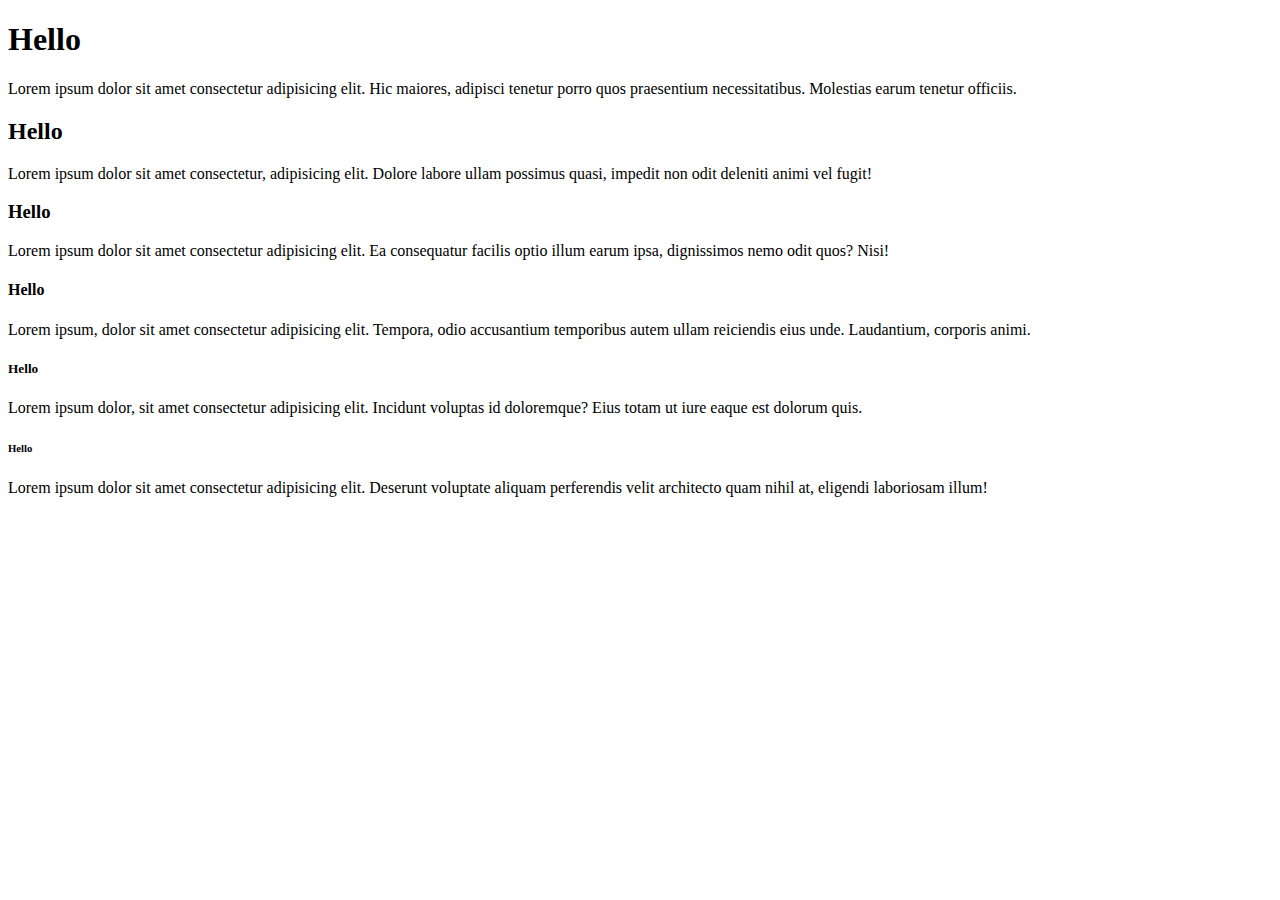
<file: 01/index.html>
<!DOCTYPE html>
<html lang="en">
<head>
    <meta charset="UTF-8">
    <meta name="viewport" content="width=device-width, initial-scale=1.0">
    <title>Document</title>
</head>
<body>
   <h1>Hello</h1>
   <p>Lorem ipsum dolor sit amet consectetur adipisicing elit. Hic maiores, adipisci tenetur porro quos praesentium necessitatibus. Molestias earum tenetur officiis.</p>
   <h2>Hello</h2>
   <p>Lorem ipsum dolor sit amet consectetur, adipisicing elit. Dolore labore ullam possimus quasi, impedit non odit deleniti animi vel fugit!</p>
   <h3>Hello</h3>
   <p>Lorem ipsum dolor sit amet consectetur adipisicing elit. Ea consequatur facilis optio illum earum ipsa, dignissimos nemo odit quos? Nisi!</p>
   <h4>Hello</h4>
   <p>Lorem ipsum, dolor sit amet consectetur adipisicing elit. Tempora, odio accusantium temporibus autem ullam reiciendis eius unde. Laudantium, corporis animi.</p>
   <h5>Hello</h5>
   <p>Lorem ipsum dolor, sit amet consectetur adipisicing elit. Incidunt voluptas id doloremque? Eius totam ut iure eaque est dolorum quis.</p>
   <h6>Hello</h6>
   <p>Lorem ipsum dolor sit amet consectetur adipisicing elit. Deserunt voluptate aliquam perferendis velit architecto quam nihil at, eligendi laboriosam illum!</p> 
</body>
</html>
</file>
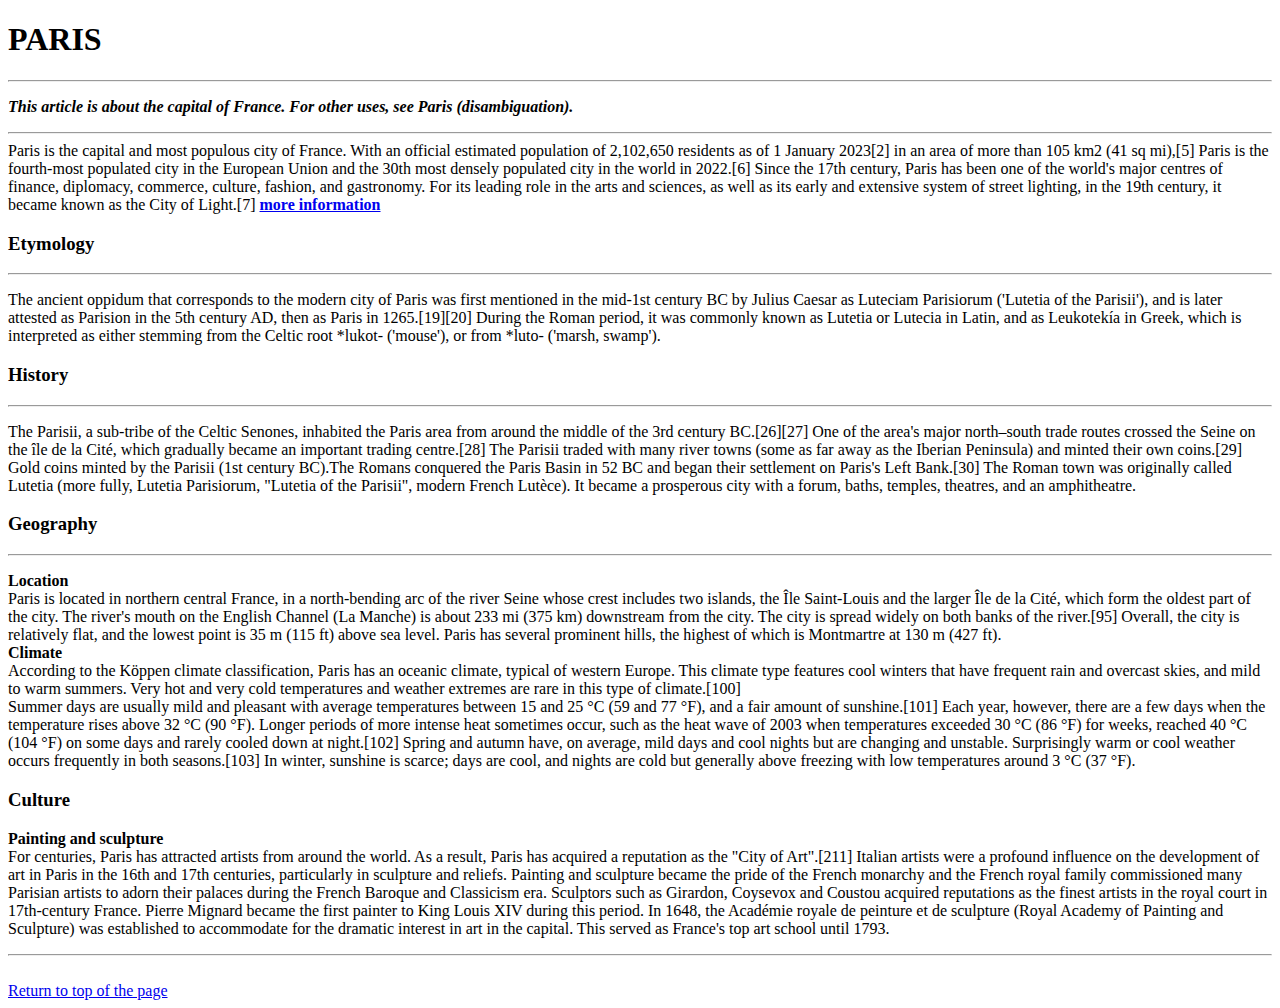
<file: 02/index.html>
<!DOCTYPE html>
<html lang="en">
<head>
    <meta charset="UTF-8">
    <meta name="viewport" content="width=device-width, initial-scale=1.0">
    <title>Document</title>
</head>
<body>
    <h1 id="top"> 
        <strong>PARIS</strong>
    </h1>
    <hr>
    <p> <strong> <em>This article is about the capital of France. For other uses, see Paris (disambiguation).</em></strong> <br> 
    <hr> Paris is the capital and most populous city of France. With an official estimated population of 2,102,650 residents as of 1 January 2023[2] in an area of more than 105 km2 (41 sq mi),[5] Paris is the fourth-most populated city in the European Union and the 30th most densely populated city in the world in 2022.[6] Since the 17th century, Paris has been one of the world's major centres of finance, diplomacy, commerce, culture, fashion, and gastronomy. For its leading role in the arts and sciences, as well as its early and extensive system of street lighting, in the 19th century, it became known as the City of Light.[7] <a href="addinform.html" target="_blank"><strong>more information</strong></a>
    </p>
    <h3> 
        <strong>Etymology</strong>
    </h3>
    <hr>
    <p>The ancient oppidum that corresponds to the modern city of Paris was first mentioned in the mid-1st century BC by Julius Caesar as Luteciam Parisiorum ('Lutetia of the Parisii'), and is later attested as Parision in the 5th century AD, then as Paris in 1265.[19][20] During the Roman period, it was commonly known as Lutetia or Lutecia in Latin, and as Leukotekía in Greek, which is interpreted as either stemming from the Celtic root *lukot- ('mouse'), or from *luto- ('marsh, swamp').
    </p>
    <h3>
        <strong>History</strong>
    </h3>
    <hr>
    <p>The Parisii, a sub-tribe of the Celtic Senones, inhabited the Paris area from around the middle of the 3rd century BC.[26][27] One of the area's major north–south trade routes crossed the Seine on the île de la Cité, which gradually became an important trading centre.[28] The Parisii traded with many river towns (some as far away as the Iberian Peninsula) and minted their own coins.[29] <br>
    Gold coins minted by the Parisii (1st century BC).The Romans conquered the Paris Basin in 52 BC and began their settlement on Paris's Left Bank.[30] The Roman town was originally called Lutetia (more fully, Lutetia Parisiorum, "Lutetia of the Parisii", modern French Lutèce). It became a prosperous city with a forum, baths, temples, theatres, and an amphitheatre.</p>
    <h3>
        <strong>Geography</strong>
    </h3>
    <hr>
    <p>
    <strong>Location</strong><br>Paris is located in northern central France, in a north-bending arc of the river Seine whose crest includes two islands, the Île Saint-Louis and the larger Île de la Cité, which form the oldest part of the city. The river's mouth on the English Channel (La Manche) is about 233 mi (375 km) downstream from the city. The city is spread widely on both banks of the river.[95] Overall, the city is relatively flat, and the lowest point is 35 m (115 ft) above sea level. Paris has several prominent hills, the highest of which is Montmartre at 130 m (427 ft). <br> 
    <strong>Climate</strong> <br>According to the Köppen climate classification, Paris has an oceanic climate, typical of western Europe. This climate type features cool winters that have frequent rain and overcast skies, and mild to warm summers. Very hot and very cold temperatures and weather extremes are rare in this type of climate.[100] <br>
    Summer days are usually mild and pleasant with average temperatures between 15 and 25 °C (59 and 77 °F), and a fair amount of sunshine.[101] Each year, however, there are a few days when the temperature rises above 32 °C (90 °F). Longer periods of more intense heat sometimes occur, such as the heat wave of 2003 when temperatures exceeded 30 °C (86 °F) for weeks, reached 40 °C (104 °F) on some days and rarely cooled down at night.[102] Spring and autumn have, on average, mild days and cool nights but are changing and unstable. Surprisingly warm or cool weather occurs frequently in both seasons.[103] In winter, sunshine is scarce; days are cool, and nights are cold but generally above freezing with low temperatures around 3 °C (37 °F). </p>
     <h3>
        <strong>Culture</strong>
    </h3>   
     <p><strong>Painting and sculpture</strong> <br>For centuries, Paris has attracted artists from around the world. As a result, Paris has acquired a reputation as the "City of Art".[211] Italian artists were a profound influence on the development of art in Paris in the 16th and 17th centuries, particularly in sculpture and reliefs. Painting and sculpture became the pride of the French monarchy and the French royal family commissioned many Parisian artists to adorn their palaces during the French Baroque and Classicism era. Sculptors such as Girardon, Coysevox and Coustou acquired reputations as the finest artists in the royal court in 17th-century France. Pierre Mignard became the first painter to King Louis XIV during this period. In 1648, the Académie royale de peinture et de sculpture (Royal Academy of Painting and Sculpture) was established to accommodate for the dramatic interest in art in the capital. This served as France's top art school until 1793.</p>
     <hr>
     <br>
     <a href="#top">Return to top of the page</a>

        
</body>
</html>
</file>
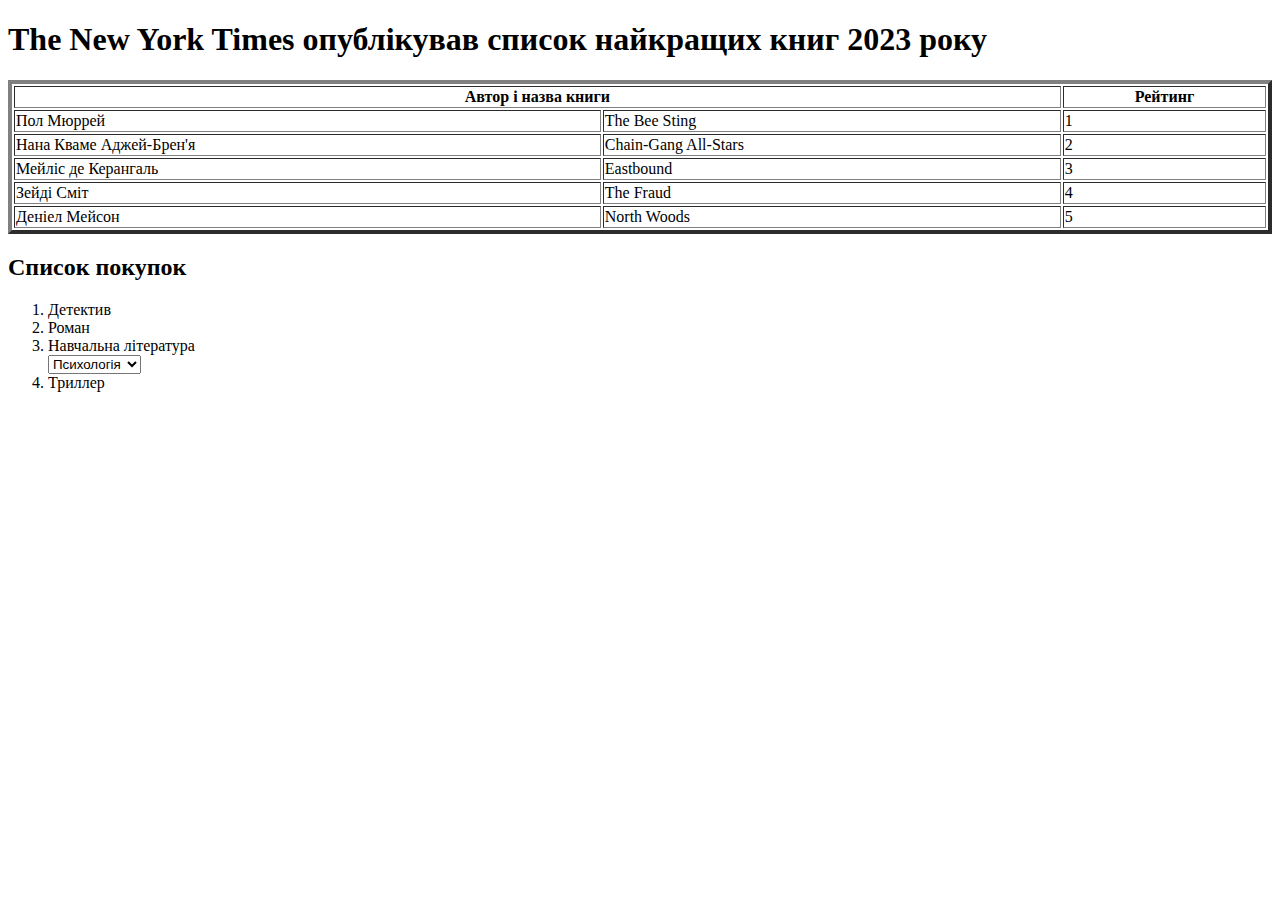
<file: 03/index.html>
<!DOCTYPE html>
<html lang="en">
<head>
    <meta charset="UTF-8">
    <meta name="viewport" content="width=device-width, initial-scale=1.0">
    <title>Document</title>
</head>
<h1>The New York Times опублікував список найкращих книг 2023 року</h1>
<body>
    <table border="4" style="width: 100%;"> 
        <thead>
            <tr> 
                <th colspan="2">
                    Автор і назва книги
                </th>
                <th>
                    Рейтинг
                </th>
            </tr>  
        </thead>
        <tbody>
            <tr> 
                <td>
                    Пол Мюррей
                </td>
                <td>
                    The Bee Sting
                </td>
                <td>
                    1
                </td>   
            </tr>
            <tr>
                <td>
                    Нана Кваме Аджей-Брен'я
                </td>
                <td>
                    Chain-Gang All-Stars
                </td>
                <td>
                    2
                </td>
            </tr>
            <tr>
                <td>
                    Мейліс де Керангаль
                </td>
                <td>
                    Eastbound
                </td>
                <td>
                    3
                </td>
            </tr>
            <tr>
                <td>
                    Зейді Сміт
                </td>
                <td>
                    The Fraud
                </td>
                <td>
                    4
                </td>
            </tr>
            <tr>
                <td>
                    Деніел Мейсон
                </td>
                <td>
                    North Woods
                </td>
                <td>
                    5
                </td>
            </tr>
        </tbody>
    </table>
<h2>Список покупок</h2> 
<ol>
    <li>
        Детектив
    </li>
    <li>
        Роман
    </li>
    <li>
        Навчальна література
    </li>
    <select>
        <option value="Психологія">Психологія</option>
        <option value="Філософія">Філософія</option>
        <option value="Вишивання">Вишивання</option>
    </select>
    <li>
        Триллер
    </li>
</ol>
</body>
</html>
</file>
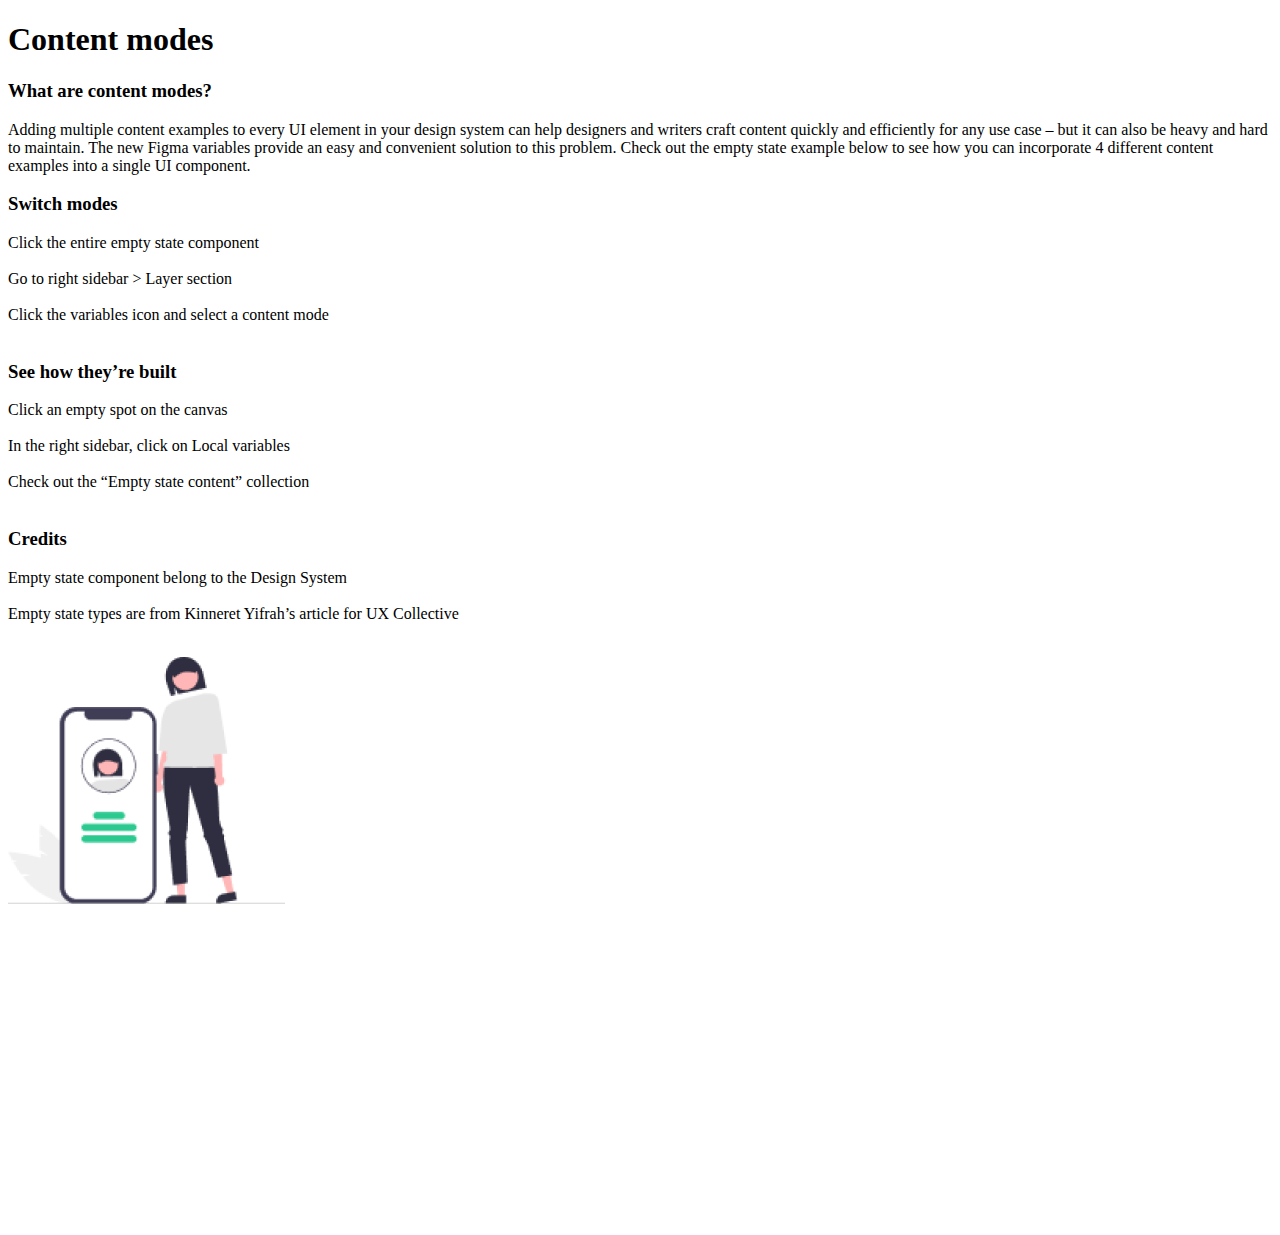
<file: 04/index.html>
<!DOCTYPE html>
<html lang="en">
<head>
    <meta charset="UTF-8">
    <meta name="viewport" content="width=device-width, initial-scale=1.0">
    <title>Document</title>
</head>
<body>
    <main>
        <header>
            <h1>
                Content modes
            </h1>
        </header>
        <section>
            <article>
                <h3>
                    What are content modes?
                </h3>
                <p>
                    Adding multiple content examples to every UI element in your design system can help designers and writers craft content quickly and efficiently for any use case – but it can also be heavy and hard to maintain. The new Figma variables provide an easy and convenient solution to this problem. Check out the empty state example below to see how you can incorporate 4 different content examples into a single UI component.
                </p>
            </article>
            <article>
                <h3>
                    Switch modes
                </h3>
                <p>
                    Click the entire empty state component <br><br>
                    Go to right sidebar > Layer section <br><br>
                    Click the variables icon and select a content mode <br><br>
                </p>
            </article>
            <article>
                <h3>
                    See how they’re built
                </h3>
                <p>
                    Click an empty spot on the canvas <br><br>
                    In the right sidebar, click on Local variables <br> <br>
                    Check out the “Empty state content” collection <br><br>
                </p>
            </article>
            <article>
                <h3>
                    Credits
                </h3>
                <p>
                    Empty state component belong to the Design System <br><br>
                    Empty state types are from Kinneret Yifrah’s article for UX Collective <br><br>
                </p>
            </article>
        </section>
        <section>
            <img src="img/illust1.png" width="277" height="247" alt="person and phone">
        </section>
        <footer>
            <iframe width="560" height="315" src="https://www.youtube.com/embed/DFHuu6yZiH8?si=cPPAv8DtmvDWK7k7" title="YouTube video player" frameborder="0" allow="accelerometer; autoplay; clipboard-write; encrypted-media; gyroscope; picture-in-picture; web-share" referrerpolicy="strict-origin-when-cross-origin" allowfullscreen></iframe>
        </footer>
    </main>
</body>
</html>
</file>
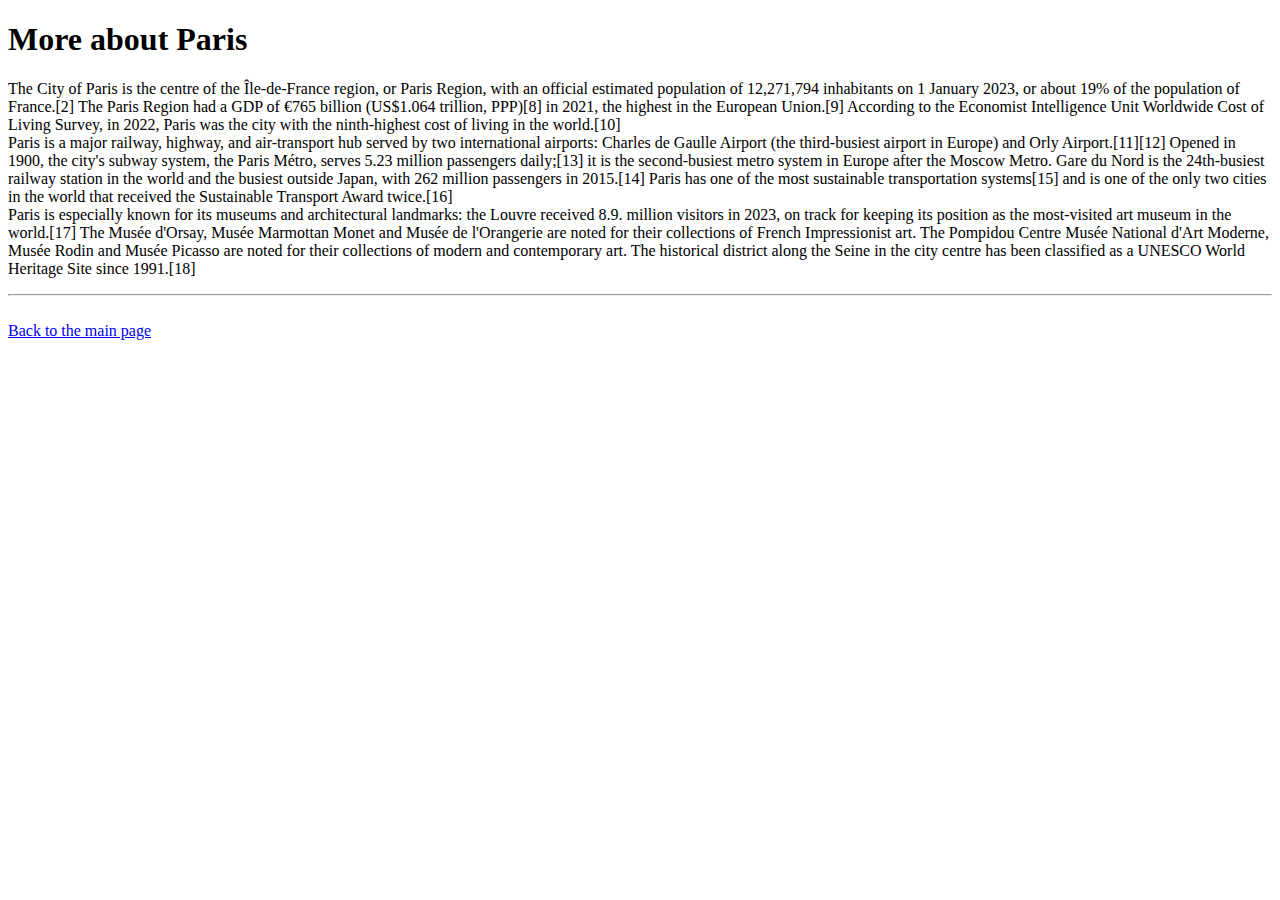
<file: 02/addinform.html>
<!DOCTYPE html>
<html lang="en">
<head>
    <meta charset="UTF-8">
    <meta name="viewport" content="width=device-width, initial-scale=1.0">
    <title>Document</title>
</head>
<body>
    <h1><strong>More about Paris</strong></h1>
    <p>The City of Paris is the centre of the Île-de-France region, or Paris Region, with an official estimated population of 12,271,794 inhabitants on 1 January 2023, or about 19% of the population of France.[2] The Paris Region had a GDP of €765 billion (US$1.064 trillion, PPP)[8] in 2021, the highest in the European Union.[9] According to the Economist Intelligence Unit Worldwide Cost of Living Survey, in 2022, Paris was the city with the ninth-highest cost of living in the world.[10] <br>

    Paris is a major railway, highway, and air-transport hub served by two international airports: Charles de Gaulle Airport (the third-busiest airport in Europe) and Orly Airport.[11][12] Opened in 1900, the city's subway system, the Paris Métro, serves 5.23 million passengers daily;[13] it is the second-busiest metro system in Europe after the Moscow Metro. Gare du Nord is the 24th-busiest railway station in the world and the busiest outside Japan, with 262 million passengers in 2015.[14] Paris has one of the most sustainable transportation systems[15] and is one of the only two cities in the world that received the Sustainable Transport Award twice.[16] <br>
        
    Paris is especially known for its museums and architectural landmarks: the Louvre received 8.9. million visitors in 2023, on track for keeping its position as the most-visited art museum in the world.[17] The Musée d'Orsay, Musée Marmottan Monet and Musée de l'Orangerie are noted for their collections of French Impressionist art. The Pompidou Centre Musée National d'Art Moderne, Musée Rodin and Musée Picasso are noted for their collections of modern and contemporary art. The historical district along the Seine in the city centre has been classified as a UNESCO World Heritage Site since 1991.[18]</p>
    <hr>
    <br>
    <a href="index.html">Back to the main page</a>
</body>
</html>
</file>
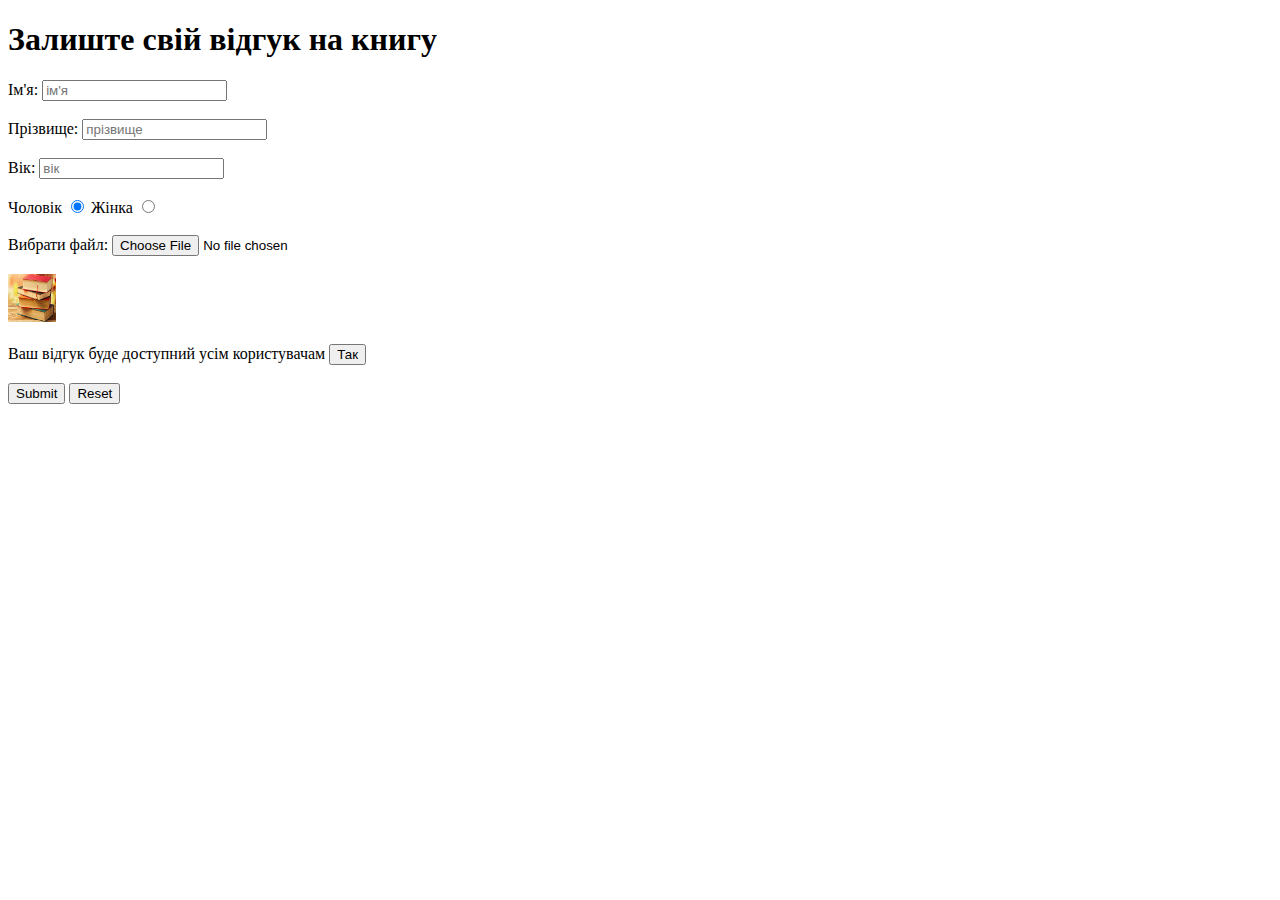
<file: 03/form.html>
<!DOCTYPE html>
<html lang="en">
<head>
    <meta charset="UTF-8">
    <meta name="viewport" content="width=device-width, initial-scale=1.0">
    <title>Document</title>
</head>
<h1>Залиште свій відгук на книгу</h1>
<body>
    <form>
        <label for="fname">Ім'я:</label>
        <input placeholder="ім'я" = "text"  id = "fname"> <br> <br>
        <label for="lname">Прізвище:</label>
        <input placeholder="прізвище" type = "text"  id = "lname"> <br> <br>
        <label for="age">Вік:</label>
        <input placeholder="вік" type ="number" id = "age"> <br> <br>
        Чоловік <input  type = "radio" name = "sex"value =  "male" checked>
        Жінка <input type = "radio" name = "sex"value =  "female"> <br> <br>
        <label for="myfile">Вибрати файл:</label>
        <input type="file" id="myfile" name="myfile"> <br><br>
        <input type="image" src="book.gif" alt="Submit" width="48" height="48"><br><br>
        <label for="">Ваш відгук буде доступний усім користувачам</label>
        <input type="button" onclick="alert('Погоджуюсь')" value="Так"> <br><br>
        <input type="submit" value="Submit">
        <input type="reset" value="Reset"> <br> <br>
    </form>
</body>
</html>
</file>
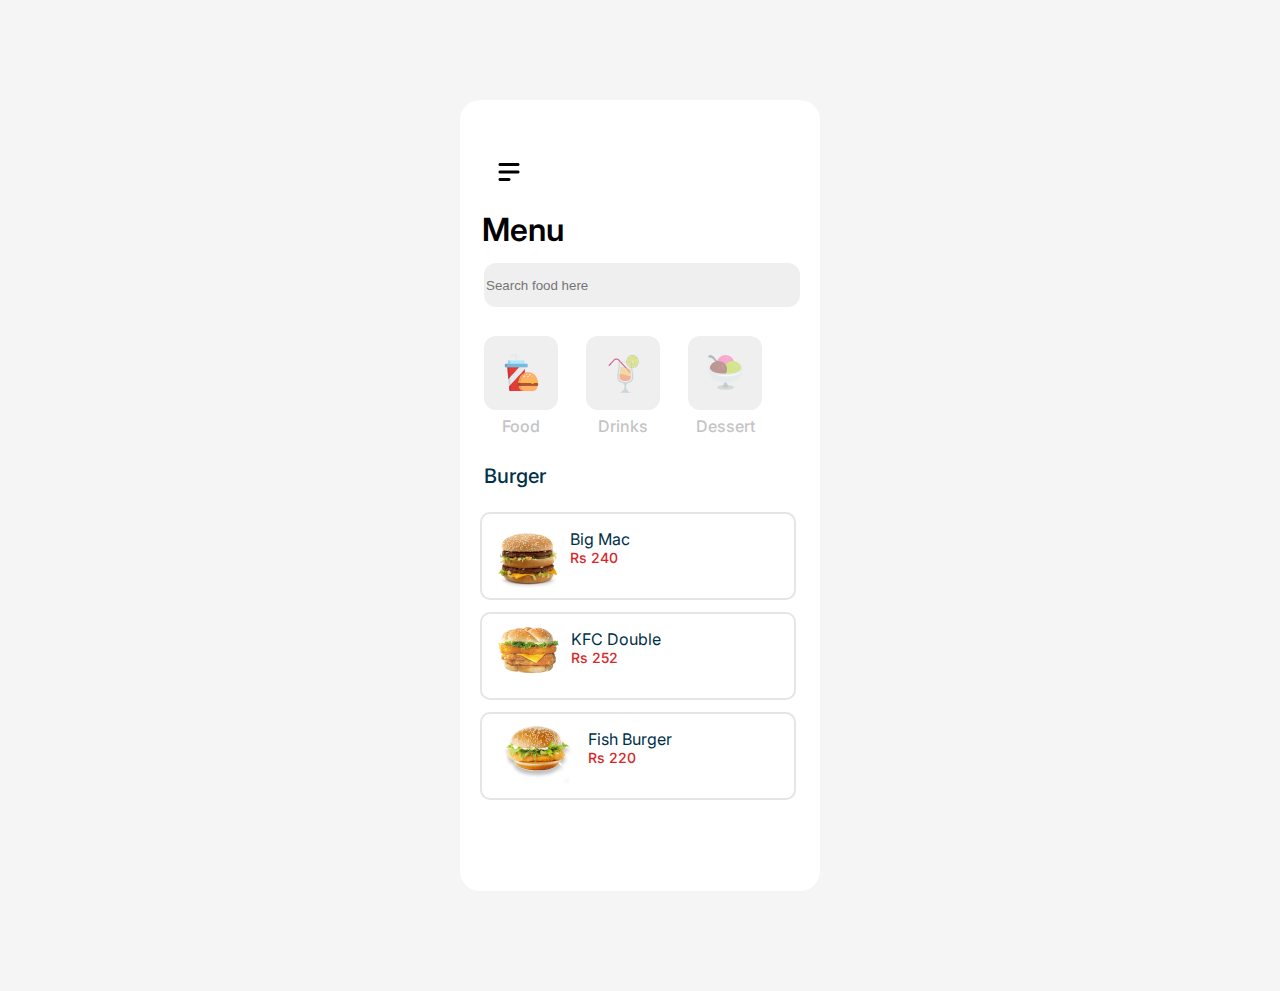
<file: 05/menu.html>
<!DOCTYPE html>
<html lang="en">
  <head>
    <meta charset="UTF-8" />
    <meta name="viewport" content="width=device-width, initial-scale=1.0" />
    <title>Document</title>
    <link rel="preconnect" href="https://fonts.googleapis.com" />
    <link rel="preconnect" href="https://fonts.gstatic.com" crossorigin />
    <link
      href="https://fonts.googleapis.com/css2?family=Inter:wght@400,500,600&display=swap"
      rel="stylesheet"
    />
    <link rel="stylesheet" href="./style/css/reset.css" />
    <link rel="stylesheet" href="./style/css/style.css" />
  </head>
  <body>
    <div class="menu-container">
      <header>
        <button class="btn-menu">
          <img src="./style/images/menu.png" alt="" />
        </button>
        <h1 class="menu-title">Menu</h1>
        <input class="menu-search" placeholder="Search food here" type="text" />
      </header>
      <main>
        <section class="menu-items">
          <div class="menu-position">
            <div class="position-img">
              <img src="./style/images/food.png" alt="" />
            </div>
            <h3 class="menu-position-name">Food</h3>
          </div>
          <div class="menu-position">
            <div class="position-img">
              <img src="./style/images/drinks.png" alt="" />
            </div>
            <h3 class="menu-position-name">Drinks</h3>
          </div>
          <div class="menu-position">
            <div class="position-img">
              <img src="./style/images/dessert.png" alt="" />
            </div>
            <h3 class="menu-position-name">Dessert</h3>
          </div>
        </section>
        <section>
          <h2 class="food-main-title">Burger</h2>
          <div class="menu-item-food">
            <img class="img-food-big" src="./style/images/big_mac.png" alt="" />
            <div class="name-item">
              <h3 class="food-item-title">Big Mac</h3>
              <p class="food-item-id">Rs 240</p>
            </div>
          </div>
          <div class="menu-item-food">
            <img
              class="img-food-kfc"
              src="./style/images/kfc_double.png"
              alt=""
            />
            <div class="name-item">
              <h3 class="food-item-title">KFC Double</h3>
              <p class="food-item-id">Rs 252</p>
            </div>
          </div>
          <div class="menu-item-food">
            <img
              class="img-food-fish"
              src="./style/images/fish_burger.png"
              alt=""
            />
            <div class="name-item">
              <h3 class="food-item-title">Fish Burger</h3>
              <p class="food-item-id">Rs 220</p>
            </div>
          </div>
        </section>
      </main>
    </div>
  </body>
</html>
</file>
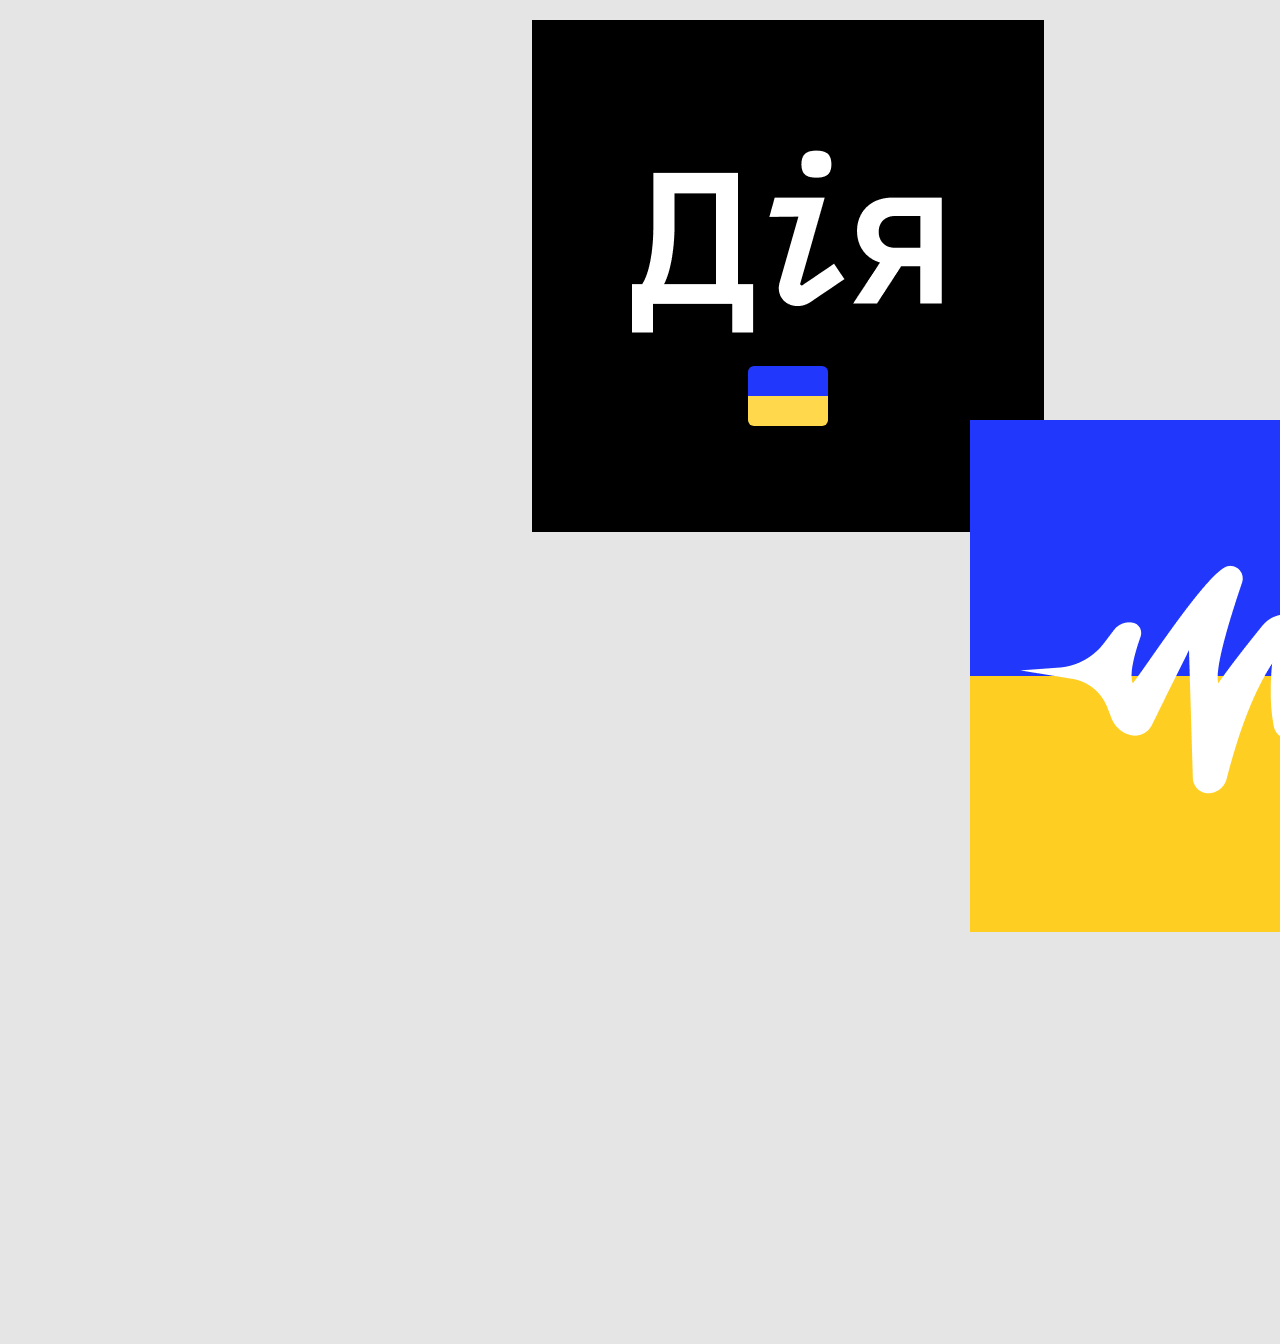
<file: 06/flag.html>
<!DOCTYPE html>
<html lang="en">
  <head>
    <meta charset="UTF-8" />
    <meta name="viewport" content="width=device-width, initial-scale=1.0" />
    <title>Document</title>
    <link rel="stylesheet" href="./style/css/reset.css" />
    <link rel="stylesheet" href="./style/css/styles.css" />
  </head>
  <body>
    <div class="black-box">
      <img class="title-black-box" src="./style/images/Vector.png" alt="Дія" />
      <div class="both-boxes">
        <div class="blue-box"></div>
        <div class="yellow-box"></div>
      </div>
    </div>
    <div class="second-box">
      <div class="blue-part-box"></div>
      <img class="img-between-colors" src="./style/images/Glyph.png" alt="" />
      <div class="yellow-part-box"></div>
    </div>
    <div class="third-box">
      <div class="yellow-circle"></div>
      <img class="img-in-circle" src="./style/images/Glyph1.png" alt="img" />
      <img class="img-blue" src="./style/images/Blue.png" alt="blue" />
    </div>
  </body>
</html>
</file>
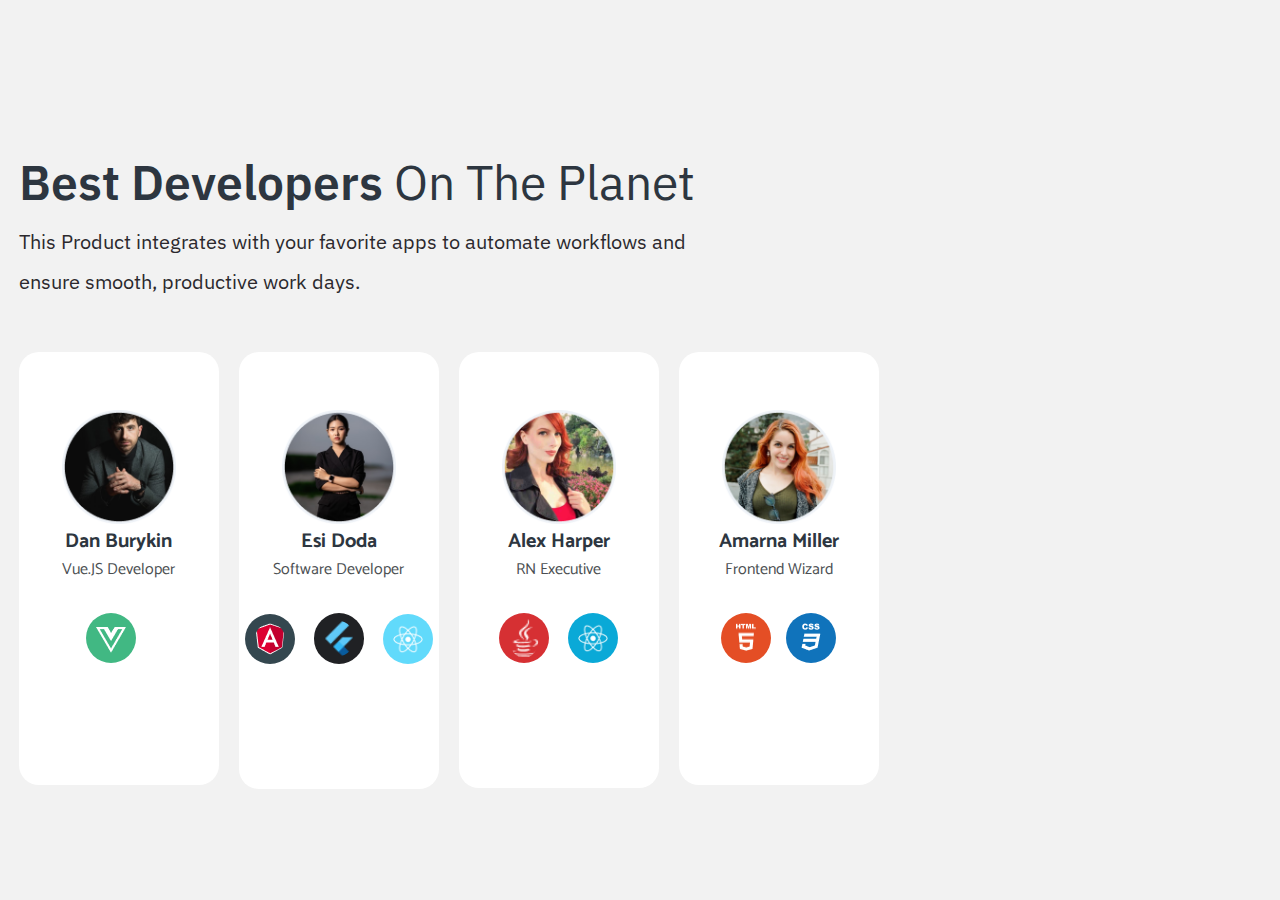
<file: 07/page.html>
<!DOCTYPE html>
<html lang="en">
  <head>
    <meta charset="UTF-8" />
    <meta name="viewport" content="width=device-width, initial-scale=1.0" />
    <title>Document</title>
    <link rel="preconnect" href="https://fonts.googleapis.com" />
    <link rel="preconnect" href="https://fonts.gstatic.com" crossorigin />
    <link
      href="https://fonts.googleapis.com/css2?family=IBM+Plex+Sans:ital,wght@1,400;1,500;1,600;&display=swap"
      rel="stylesheet"
    />
    <link rel="preconnect" href="https://fonts.googleapis.com" />
    <link rel="preconnect" href="https://fonts.gstatic.com" crossorigin />
    <link
      href="https://fonts.googleapis.com/css2?family=Catamaran:wght@400..700&family=IBM+Plex+Sans:ital,wght@0,100;0,200;0,300;0,400;0,500;0,600;0,700;1,100;1,200;1,300;1,400;1,500;1,600;1,700&display=swap"
      rel="stylesheet"
    />
    <link rel="stylesheet" href="./style/css/reset.css" />
    <link rel="stylesheet" href="./style/css/styles.css" />
  </head>
  <body>
    <div class="page-with-cards">
      <h1 class="title-page">
        Best Developers <span class="part-title-page">On The Planet</span>
      </h1>
      <p class="info-page">
        This Product integrates with your favorite apps to automate workflows
        and ensure smooth, productive work days.
      </p>

      <div class="user-card clearfix">
        <div class="card-first">
          <img class="img-card-first" src="./style/images/Avatar.png" alt="" />
          <h2 class="title-card-first">Dan Burykin</h2>
          <p class="info-card-first">Vue.JS Developer</p>
          <div class="logo">
            <div class="logo-card-first">
              <img class="logo-card" src="./style/images/Vlogo.png" alt="" />
            </div>
          </div>
        </div>
      </div>
      <div class="user-card clearfix">
        <div class="card-first">
          <img class="img-card-first" src="./style/images/Avatar2.png" alt="" />
          <h2 class="title-card-first">Esi Doda</h2>
          <p class="info-card-first">Software Developer</p>
          <img
            class="logo-card-second angular"
            src="./style/images/ALogo.png"
            alt=""
          />
          <img
            class="logo-card-second flutter"
            src="./style/images/FlutLogo.png"
            alt=""
          />
          <img
            class="logo-card-second react"
            src="./style/images/ReactLogo.png"
            alt=""
          />
        </div>
      </div>
      <div class="user-card clearfix">
        <div class="card-first">
          <img class="img-card-first" src="./style/images/Avatar3.png" alt="" />
          <h2 class="title-card-first">Alex Harper</h2>
          <p class="info-card-first">RN Executive</p>
          <img
            class="logo-card-third java"
            src="./style/images/Java.png"
            alt=""
          />
          <img
            class="logo-card-third react2"
            src="./style/images/ReactLogo.png"
            alt=""
          />
        </div>
      </div>
      <div class="user-card clearfix">
        <div class="card-first">
          <img class="img-card-first" src="./style/images/Avatar4.png" alt="" />
          <h2 class="title-card-first">Amarna Miller</h2>
          <p class="info-card-first">Frontend Wizard</p>
          <div class="logo">
            <div class="logo-card-fourth htmllogo">
              <img class="img-logo" src="./style/images/Htmllogo.png" alt="" />
            </div>
            <div class="logo-card-fourth csslogo">
              <img class="img-logo" src="./style/images/CSSlogo.png" alt="" />
            </div>
          </div>
        </div>
      </div>
    </div>
  </body>
</html>
</file>
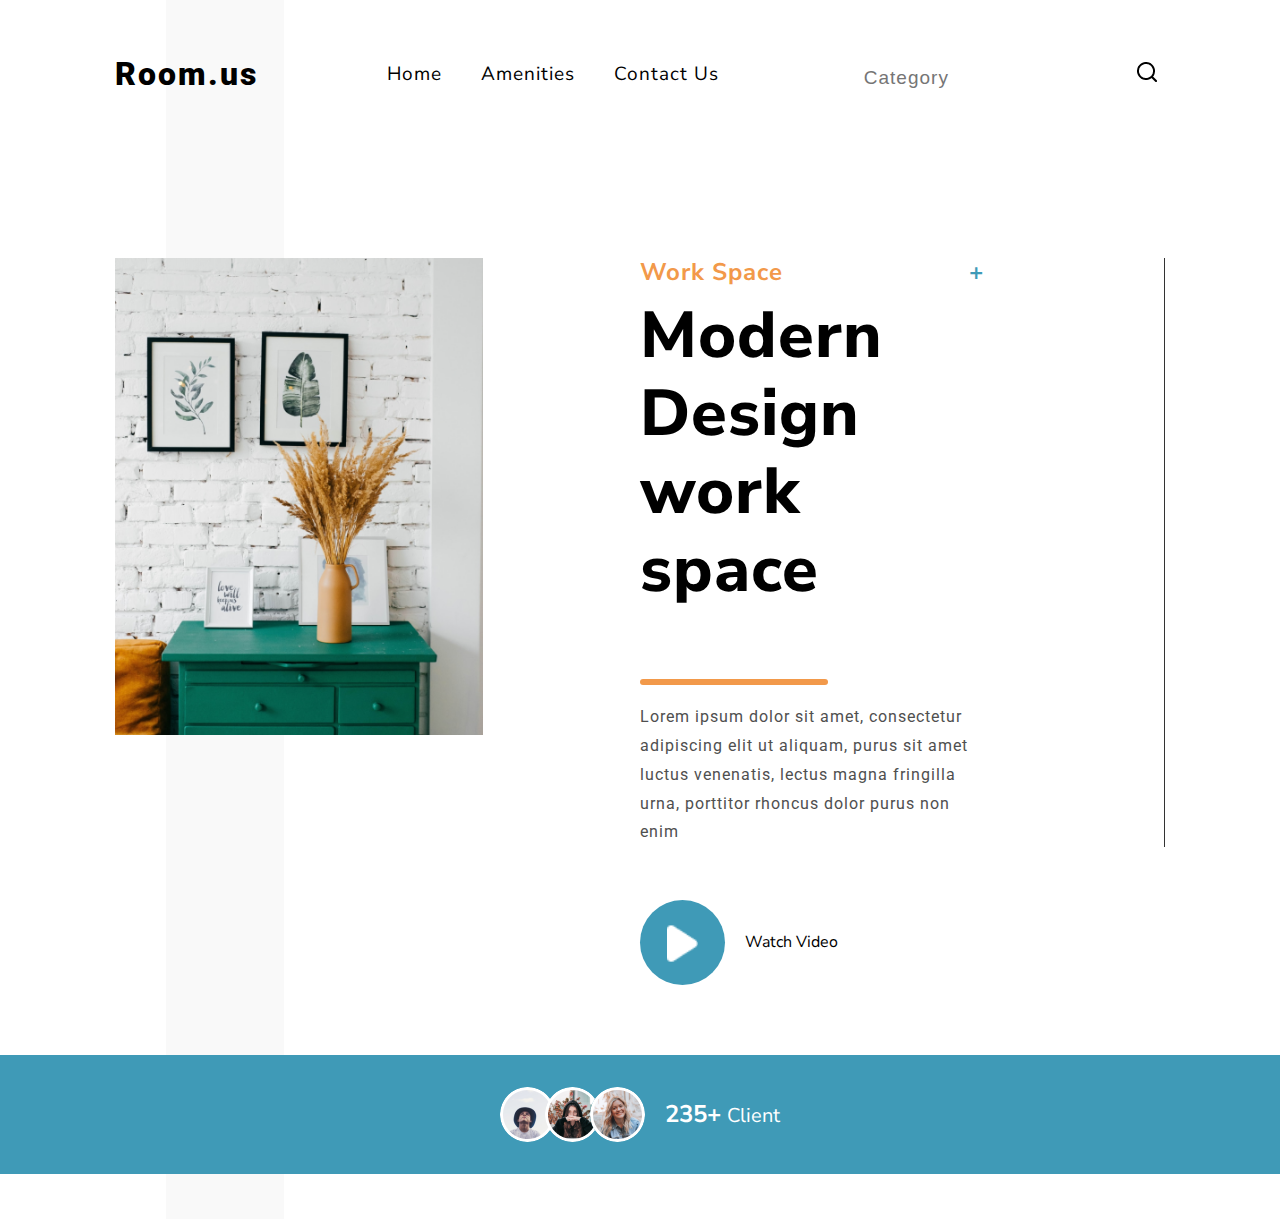
<file: 08/design.html>
<!DOCTYPE html>
<html lang="en">
  <head>
    <meta charset="UTF-8" />
    <meta name="viewport" content="width=device-width, initial-scale=1.0" />
    <title>Document</title>
    <link rel="preconnect" href="https://fonts.googleapis.com" />
    <link rel="preconnect" href="https://fonts.gstatic.com" crossorigin />
    <link
      href="https://fonts.googleapis.com/css2?family=Nunito+Sans:ital,opsz,wght@0,6..12,200..1000;1,6..12,200..1000&display=swap"
      rel="stylesheet"
    />
    <link rel="preconnect" href="https://fonts.googleapis.com" />
    <link rel="preconnect" href="https://fonts.gstatic.com" crossorigin />
    <link
      href="https://fonts.googleapis.com/css2?family=Nunito+Sans:ital,opsz,wght@0,6..12,200..1000;1,6..12,200..1000&family=Roboto:wght@400;900&display=swap"
      rel="stylesheet"
    />
    <link rel="stylesheet" href="./style/css/reset.css" />
    <link rel="stylesheet" href="./style/css/styles.css" />
    <link
      rel="stylesheet"
      href="https://cdnjs.cloudflare.com/ajax/libs/font-awesome/6.5.2/css/all.min.css"
      integrity="sha512-SnH5WK+bZxgPHs44uWIX+LLJAJ9/2PkPKZ5QiAj6Ta86w+fsb2TkcmfRyVX3pBnMFcV7oQPJkl9QevSCWr3W6A=="
      crossorigin="anonymous"
      referrerpolicy="no-referrer"
    />
  </head>
  <body>
    <div class="template">
      <header class="header">
        <a class="main-logo" href="#">Room.us</a>
        <nav class="nav-menu">
          <a class="link-menu" href="#">Home</a>
          <a class="link-menu" href="#">Amenities</a>
          <a class="link-menu" href="#">Contact Us</a>
        </nav>
        <div class="search-menu">
          <input
            class="search-input"
            type="search"
            placeholder="Category"
            name="search"
          />
          <button class="search-btn">
            <img src="./style/images/search.png" alt="search" />
          </button>
        </div>
      </header>
      <section class="section">
        <div class="photo-section">
          <img
            class="photo"
            src="./style/images/Roomphoto.png"
            alt="Roomphoto"
          />
        </div>
        <div class="main-info-section">
          <div class="info-wrapper">
            <h1 class="small-title">Work Space</h1>
            <h2 class="main-title">Modern Design work space</h2>
            <p class="info-section">
              Lorem ipsum dolor sit amet, consectetur adipiscing elit ut
              aliquam, purus sit amet luctus venenatis, lectus magna fringilla
              urna, porttitor rhoncus dolor purus non enim
            </p>
          </div>
          <div class="section-bottom">
            <div class="section-play">
              <div class="img-play">
                <img class="play" src="./style/images/play.png" alt="play" />
              </div>
              <p>Watch Video</p>
            </div>
            <div class="social-links">
              <div class="social-links-items">
                <i class="fa-brands fa-facebook-f"></i>
              </div>
              <div class="social-links-items">
                <i class="fa-brands fa-instagram"></i>
              </div>
              <div class="social-links-items">
                <i class="fa-brands fa-twitter"></i>
              </div>
            </div>
          </div>
        </div>
      </section>
      <footer class="footer">
        <div class="footer-photos">
          <img class="photo" src="./style/images/Ellipse3.png" alt="3" />
        </div>
        <div class="footer-photos">
          <img class="photo" src="./style/images/Ellipse2.png" alt="2" />
        </div>
        <div class="footer-photos">
          <img class="photo" src="./style/images/Ellipse1.png" alt="1" />
        </div>
        <p class="info-footer">
          235+ <span class="part-info-footer">Client</span>
        </p>
      </footer>
    </div>
  </body>
</html>
</file>
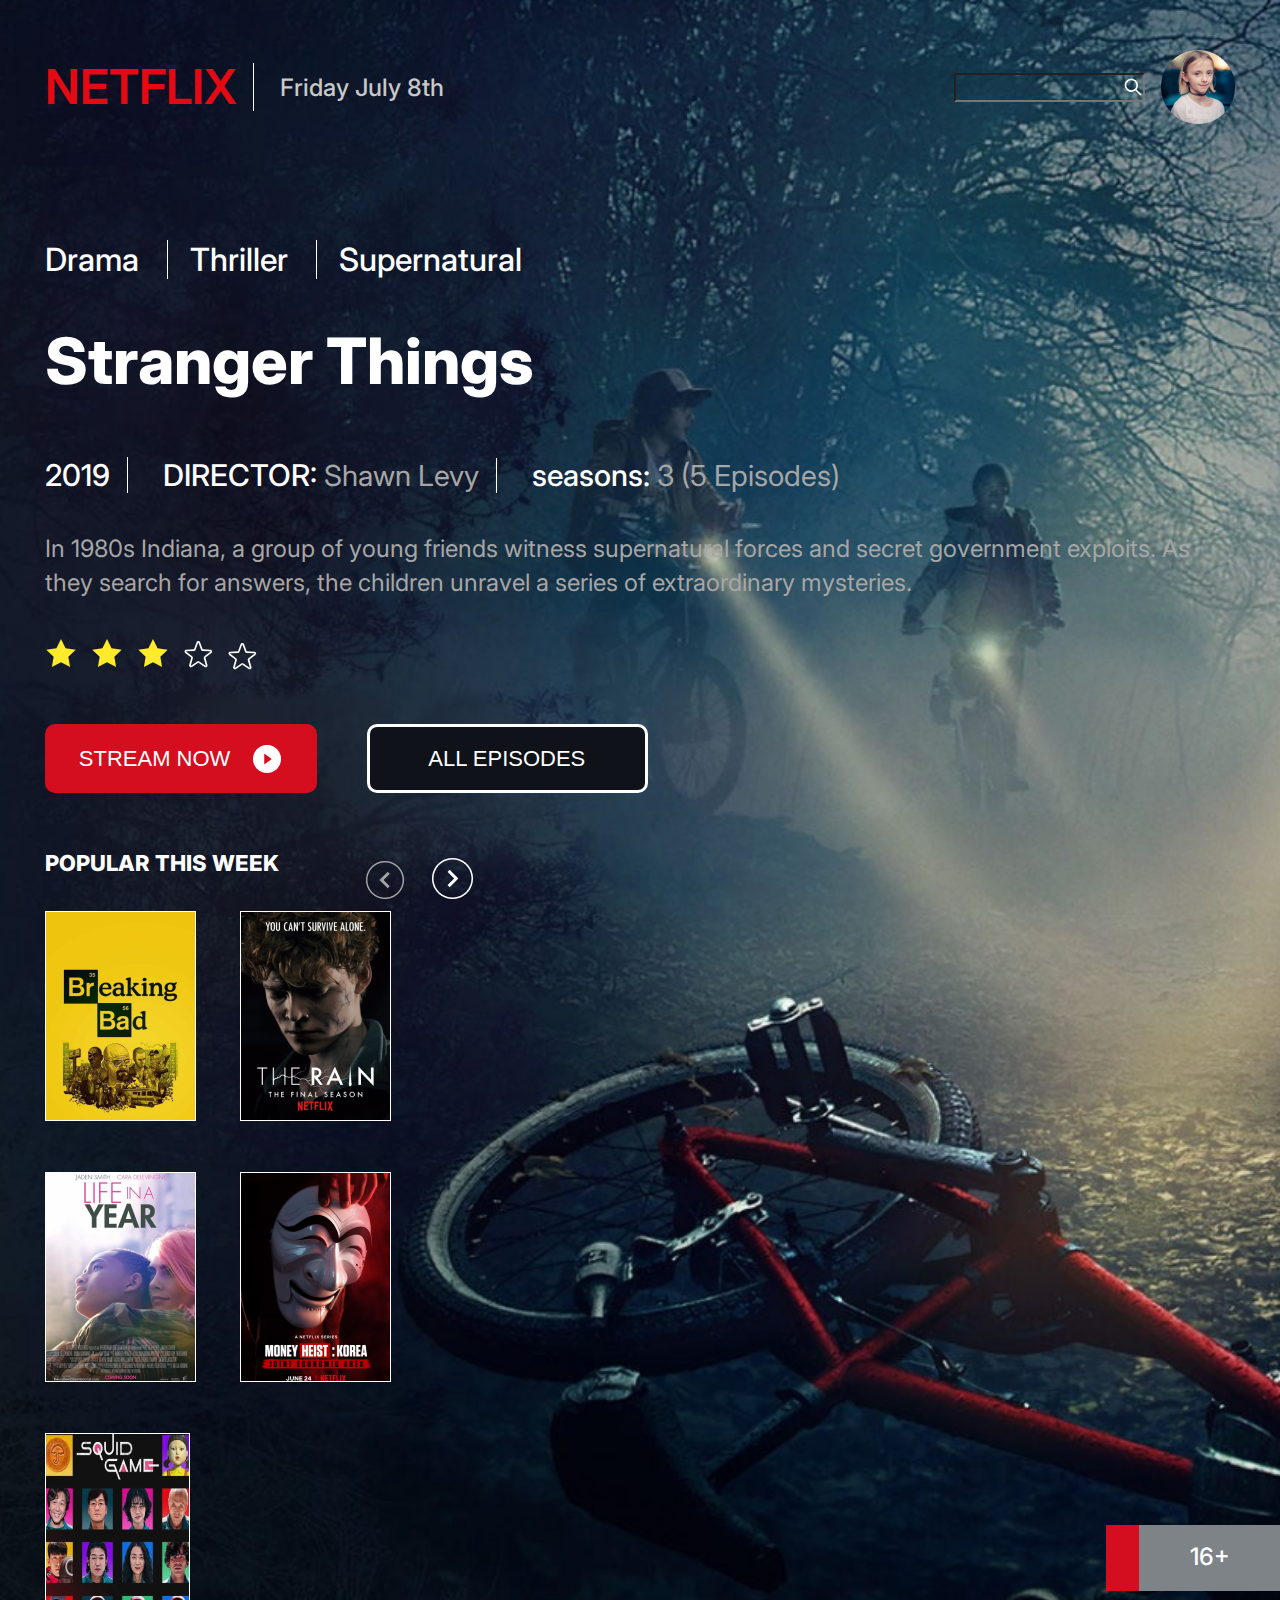
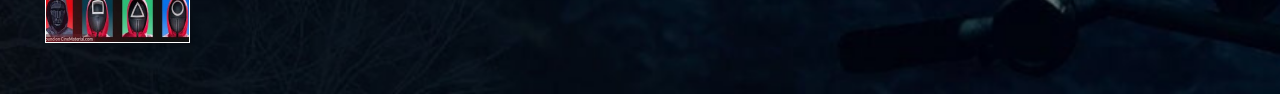
<file: 09/page.html>
<!DOCTYPE html>
<html lang="en">
  <head>
    <meta charset="UTF-8" />
    <meta name="viewport" content="width=device-width, initial-scale=1.0" />
    <title>Document</title>
    <link rel="preconnect" href="https://fonts.googleapis.com" />
    <link rel="preconnect" href="https://fonts.gstatic.com" crossorigin />
    <link
      href="https://fonts.googleapis.com/css2?family=Inter:wght@100..900&display=swap"
      rel="stylesheet"
    />
    <link rel="stylesheet" href="./style/css/reset.css" />
    <link rel="stylesheet" href="./style/css/styles.css" />
  </head>
  <body>
    <header>
      <div class="logo-date">
        <div class="logo-wrapper"><a class="logo" href="#">Netflix</a></div>
        <a class="date" href="#">Friday July 8th</a>
      </div>
      <div class="search-avatar">
        <input class="search" type="text" />
        <!-- <img src="./style/images/fe_search.svg" alt="search" /> -->
        <img src="./style/images/avatar.png" alt="avatar" />
      </div>
    </header>
    <main>
      <section>
        <div class="genres">
          <p class="genre">Drama</p>
          <p class="genre">Thriller</p>
          <p class="genre">Supernatural</p>
        </div>
        <h2 class="name-movie">Stranger Things</h2>
        <p class="info-movie">
          <span class="line-after">2019</span> DIRECTOR:
          <span class="part-info-movie line-after">Shawn Levy</span> seasons:
          <span class="part-info-movie">3 (5 Episodes)</span>
        </p>
        <p class="plot-movie">
          In 1980s Indiana, a group of young friends witness supernatural forces
          and secret government exploits. As they search for answers, the
          children unravel a series of extraordinary mysteries.
        </p>
        <img class="rating" src="./style/images/Stars5.svg" alt="stars" />
        <div class="buttons">
          <button class="stream-btn">
            <span class="name-btn">STREAM NOW</span>
            <img class="play-btn" src="./style/images/play.png" alt="play" />
          </button>
          <button class="allepisod-btn">
            <span class="name-btn">ALL EPISODES</span>
          </button>
        </div>
      </section>
      <section class="section-list">
        <div class="section-popular">
          <h3 class="title-section">POPULAR THIS WEEK</h3>
          <div class="arrows">
            <img class="arrow1" src="./style/images/Group2.png" alt="arrow2" />
            <img class="arrow2" src="./style/images/Group1.png" alt="arrow1" />
          </div>
        </div>
        <div class="section-list-movies">
          <img
            class="list-movies"
            src="./style/images/Rectangle6.png"
            alt="photo1"
          />
          <img
            class="list-movies"
            src="./style/images/Rectangle7.png"
            alt="photo2"
          />
          <img
            class="list-movies"
            src="./style/images/Rectangle8.png"
            alt="photo3"
          />
          <img
            class="list-movies"
            src="./style/images/Rectangle9.png"
            alt="photo4"
          />
          <img
            class="list-movies"
            src="./style/images/Rectangle11.png"
            alt="photo5"
          />
        </div>
        <div class="blocks">
          <div class="red-block"></div>
          <div class="grey-block"><span class="info-grey-block">16+</span></div>
        </div>
      </section>
    </main>
  </body>
</html>
</file>
<file: 05/style/css/style.css>
* {
  box-sizing: border-box;
}
body {
  background-color: #f6f5f5;
  font-family: "Inter", sans-serif;
}

.menu-container {
  width: 360px;
  background-color: #ffffff;
  border-radius: 20px;
  margin: 100px auto;
  padding: 56px 20px 91px 20px;
}

.btn-menu {
  border-style: none;
  background-color: #fff;
  margin-left: 8px;
}

.menu-title {
  font-size: 32px;
  font-weight: 600;
  margin: 23px 0 17px 2px;
}

.menu-search {
  width: 316px;
  height: 44px;
  border-style: none;
  background-color: #efefef;
  border-radius: 12px;
  margin-left: 4px;
  margin-bottom: 29px;
}

.menu-items {
  margin-left: 4px;
}

.menu-position {
  display: inline-block;
  font-size: 0;
  margin-right: 24px;
  text-align: center;
}

.menu-position:hover .position-img {
  background-color: #eae2b7;
}
.position-img {
  width: 74px;
  height: 74px;
  border-radius: 12px;
  background-color: #efefef;
  padding: 18px 18px;
  margin-bottom: 8px;
}

.menu-position-name {
  color: #c4c4c4;
  font-size: 16px;
  font-weight: 500;
  text-align: center;
  margin-bottom: 0;
}

.menu-position:hover .menu-position-name {
  color: black;
}

.food-main-title {
  font-size: 20px;
  font-weight: 500;
  color: #003049;
  margin: 32px 0 26px 4px;
}

.menu-item-food {
  display: inline-block;
  border: 2px solid #e5e5e5;
  border-radius: 10px;
  width: 316px;
  height: 88px;
  margin-bottom: 12px;
  padding: 7px 7px 14px 16px;
}

.name-item {
  display: inline-block;
  text-align: left;
  vertical-align: top;
  margin-top: 10px;
  padding-left: 8px;
}

.food-item-title {
  font-size: 16px;
  color: #003049;
  font-weight: 400;
  margin: 0 0 4px;
}

.food-item-id {
  font-size: 14px;
  color: #d62828;
  font-weight: 500;
  margin: 4px 0 0;
}

.img-food-big {
  display: inline-block;
  /* float: left; */
  /* margin: 6px 7px 14px 16px; */
}

.img-food-kfc {
  display: inline-block;
  /* float: left; */
  /* margin: 16px 7px 17px 16px; */
}

.img-food-fish {
  display: inline-block;
  /* float: left;
  margin: 18px 7px 14px 10px; */
}

.menu-item-food:hover {
  background-color: #eae2b7;
}

.menu-item-food:last-child {
  margin-bottom: 0;
}
</file>
<file: 06/style/css/styles.css>
* {
  box-sizing: border-box;
}

body {
  background-color: #e5e5e5;
  margin: 20px;
  position: relative;
}

.black-box {
  width: 512px;
  height: 512px;
  background-color: black;
  position: absolute;
  z-index: 2;
  left: 512px;
}

.title-black-box {
  margin: 130px 100px auto 100px;
}

.both-boxes {
  margin: 30px 216px auto 216px;
}

.blue-box {
  width: 80px;
  height: 30px;
  background-color: #2137fc;
  border-radius: 6px 6px 0 0;
}

.yellow-box {
  width: 80px;
  height: 30px;
  background-color: #ffd84b;
  border-radius: 0 0 6px 6px;
}

.second-box {
  position: relative;
  z-index: 3;
  top: 400px;
  left: 950px;
}

.blue-part-box {
  width: 512px;
  height: 256px;
  background-color: #2137fc;
}

.yellow-part-box {
  width: 512px;
  height: 256px;
  background-color: #ffce22;
}

.img-between-colors {
  position: absolute;
  top: 145px;
  left: 50px;
}

.third-box {
  width: 512px;
  height: 512px;
  border-top: 5px solid #2137fc;
  border-bottom: 5px solid #2137fc;
  background-color: white;
  position: relative;
  z-index: 2;
  top: 300px;
  left: 1370px;
}

.yellow-circle {
  width: 445px;
  height: 445px;
  border-radius: 50%;
  background-color: #ffce22;
  margin: 30px;
}

.img-in-circle {
  width: 358px;
  height: 204px;
  position: absolute;
  top: 240px;
  left: 72px;
  z-index: 3;
}

.img-blue {
  position: absolute;
  top: 30px;
  left: 31px;
}
</file>
<file: 07/style/css/styles.css>
* {
  box-sizing: border-box;
}

body {
  background-color: #f2f2f2;
}

.clearfix::after {
  content: "";
  clear: both;
  display: table;
}

.page-with-cards {
  max-width: 1243px;
  margin: 0 auto;
  padding: 142px 0 128px;
}

.title-page {
  font-family: IBM Plex Sans, sans-serif;
  font-size: 48px;
  font-weight: 600;
  line-height: 80px;
  color: #2d3640;
  margin: 0 auto;
}

.part-title-page {
  font-weight: 400;
  line-height: 80px;
  color: #2d3640;
}

.info-page {
  max-width: 695px;
  font-family: IBM Plex Sans, sans-serif;
  font-size: 20px;
  font-weight: 400;
  line-height: 40px;
  color: #2b292d;
  margin-bottom: 50px;
}

.user-card {
  float: left;
  margin-right: 20px;
  margin-bottom: 20px;
}

.card-first {
  max-width: 295px;
  min-width: 200px;
  width: 100%;
  background-color: #ffffff;
  padding: 58px 0 122px;
  border-radius: 20px;
  text-align: center;
  overflow: hidden;
}

.user-card:last-child:last-child {
  margin-right: 0;
}

.img-card-first {
  max-width: 114px;
  max-height: 114px;
  margin: 0 auto;
}

.title-card-first {
  font-family: Catamaran, sans-serif;
  font-size: 20px;
  font-weight: 700;
  line-height: 30px;
  color: #2d3640;
}

.info-card-first {
  font-family: Catamaran, sans-serif;
  font-size: 16px;
  font-weight: 400;
  line-height: 26px;
  color: #4b4f52;
  margin: 0 auto 30px;
}

.logo {
  text-align: center;
  font-size: 0;
}

.logo-card-first {
  width: 50px;
  height: 50px;
  border-radius: 50%;
  text-align: center;
  padding: 14px 10px 9px 10px;
  background-color: #41b883;
  margin-right: 15px;
  display: inline-block;
  overflow: hidden;
}

.logo-card {
  width: 100%;
}

.logo-card-second {
  width: 50px;
  height: auto;
  border-radius: 50%;
  margin-right: 15px;
}

.angular {
  background-color: #34474f;
  padding: 9px 10px;
}

.flutter {
  background-color: #202124;
  padding: 8px 10px 8px;
}

.react {
  background-color: #61dafb;
  padding: 9px 10px;
  margin-right: 0;
}

.logo-card-third {
  width: 50px;
  height: auto;
  border-radius: 50%;
  margin-right: 15px;
}

.java {
  background-color: #d63033;
  padding: 5px 10px;
}

.react2 {
  background-color: #0aa9d7;
  padding: 9px 10px;
  margin-right: 0;
}

.logo-card-fourth {
  width: 50px;
  height: 50px;
  border-radius: 50%;
  margin-right: 15px;
  text-align: center;
  display: inline-block;
  overflow: hidden;
}

.htmllogo {
  background-color: #e44e25;
  padding: 10px 10px;
}

.csslogo {
  background-color: #1073bb;
  padding: 10px 10px;
  margin-right: 0;
}

.img-logo {
  width: 20px;
  height: 28px;
}
</file>
<file: 08/style/css/styles.css>
* {
  box-sizing: border-box;
}

body {
  font-size: 16px;
  background-color: #fff;
  position: relative;
  padding-bottom: 45px;
  font-family: "Nunito Sans", sans-serif;
  font-style: normal;
}

body::after {
  content: "";
  display: block;
  position: absolute;
  width: 118px;
  top: 0;
  bottom: 0;
  left: 13%;
  background-color: #f9f9f9;
  z-index: -1;
}

.header,
.section {
  max-width: 82%;
  margin: 0 auto;
}

.header {
  display: flex;
  justify-content: space-between;
  align-items: center;
  padding: 55px 0;
}

.main-logo {
  font-family: Roboto;
  font-size: 32px;
  font-weight: 900;
  line-height: 38.4px;
  letter-spacing: 2px;
  text-decoration: none;
  color: #000000;
}

.nav-menu {
  display: inline-block;
  position: relative;
}

.link-menu {
  display: inline-block;
  position: relative;
  margin-right: 35px;
  font-size: 19px;
  font-weight: 400;
  line-height: 22.8px;
  letter-spacing: 1px;
  text-decoration: none;
  color: #000000;
}

.link-menu:after {
  content: "";
  display: none;
  /* display: block; */
  width: 7px;
  height: 7px;
  border-radius: 100%;
  background-color: #f2994a;
  position: absolute;
  margin: 0 50%;
  bottom: -16px;
}

.link-menu.active:after,
.link-menu:hover::after {
  display: block;
}

.link-menu:last-child {
  margin-right: 0;
}
.search-input {
  font-size: 19px;
  font-weight: 400;
  line-height: 120%;
  letter-spacing: 1px;
  color: #000000;
  border: none;
  padding: 0 16px;
}

.search-input:focus-visible {
  outline: none;
}

.search-btn {
  background-color: white;
  border: none;
}

.section {
  display: flex;
  justify-content: space-between;
  padding: 110px 0 50px;
}

.photo-section {
  width: 35%;
}

.photo {
  width: 100%;
}

.main-info-section {
  width: 50%;
}

.info-wrapper {
  padding-right: 180px;
  border-right: 1px solid #333;
  margin-bottom: 32px;
}

.small-title {
  position: relative;
  font-size: 24px;
  font-weight: 700;
  line-height: 28.8px;
  letter-spacing: 1px;
  color: #f2994a;
  margin-bottom: 10px;
  text-align: left;
}

.small-title::after {
  content: "+";
  position: absolute;
  right: 0;
  color: #3f9ab7;
}

.main-title {
  font-size: 65px;
  font-weight: 800;
  line-height: 78px;
  letter-spacing: 1px;
  margin-bottom: 70px;
}

.info-section {
  font-family: "Roboto", sans-serif;
  font-weight: 400;
  line-height: 28.8px;
  letter-spacing: 1px;
  color: #4f4f4f;
  position: relative;
  padding-top: 24px;
}

.info-section::before {
  content: "";
  display: block;
  background-color: #f2994a;
  width: 188px;
  height: 6px;
  border-radius: 4px;
  position: absolute;
  top: 0;
}

.section-play {
  display: flex;
  justify-content: space-between;
  align-items: center;
  gap: 20px;
}

.img-play {
  width: 85px;
  height: 85px;
  background-color: #3f9ab7;
  padding: 24px 27px 25px;
  border-radius: 100%;
}

.img-play:hover {
  background-color: #f2994a;
}

.play {
  width: 100%;
}

.section-bottom {
  display: flex;
  justify-content: space-between;
  align-items: center;
}

.social-links-items {
  display: flex;
  justify-content: center;
  align-items: center;
  width: 34px;
  height: 34px;
  text-decoration: none;
  background-color: transparent;
  border-radius: 100%;
  position: relative;
  text-align: center;
  right: -16px;
  margin-bottom: 8px;
}

.social-links-items:hover {
  color: #ffffff;
  background-color: #f2994a;
}

.footer {
  background-color: #3f9ab7;
  padding: 32px 0;
  display: flex;
  justify-content: center;
  align-items: center;
}

.info-footer {
  font-size: 24px;
  font-weight: 700;
  line-height: 32.74px;
  color: #ffffff;
}

.part-info-footer {
  font-size: 20px;
  font-weight: 400;
  line-height: 27.28px;
  color: #ffffff;
}

.footer-photos {
  width: 55px;
  height: 55px;
  border-radius: 100%;
  overflow: hidden;
  position: relative;
  text-align: center;
}

.photo {
  width: 100%;
}

.footer-photos:nth-child(2) {
  left: -10px;
}

.footer-photos:nth-child(3) {
  left: -20px;
}
</file>
<file: 09/style/css/styles.css>
* {
  box-sizing: border-box;
}

body {
  font-family: "Inter", sans-serif;
  font-size: 16px;
  font-style: normal;
  position: relative;
  background-color: #0f1219;
  background-image: url(../images/background.png);
  background-repeat: no-repeat;
  /* height: 100%; */
  min-height: 1120px;
  background-size: cover;
  background-position: center;
  background-clip: border-box;
}

header,
main {
  max-width: 93%;
  margin: 0 auto;
}

header {
  display: flex;
  justify-content: space-between;
  align-items: center;
  margin-bottom: 116px;
  margin-top: 50px;
}

.logo-date {
  display: flex;
  align-items: center;
}
.logo {
  font-size: 48px;
  color: #e50914;
  text-decoration: none;
  font-weight: 600;
  text-transform: uppercase;
}

.logo-wrapper {
  /* height: 28px; */
  border-right: 1px solid #ffffff;
  padding-right: 16px;
  margin-right: 26px;
}

.date {
  color: #c8c8c8;
  font-size: 24px;
  font-weight: 500;
  line-height: 29px;
  text-decoration: none;
}

.search {
  background-color: inherit;
  color: white;
  padding: 5px;
  background-image: url("../images/fe_search.svg");
  background-size: 20px 20px;
  background-position: center right;
  background-repeat: no-repeat;
  margin-right: 16px;
}

.search-avatar {
  display: flex;
  align-items: center;
}

.genre {
  display: inline-block;
  font-size: 32px;
  font-weight: 500;
  line-height: 39px;
  color: #ffffff;
  border-right: 1px solid #ffffff;
  padding-right: 28px;
  margin-right: 18px;
  margin-bottom: 43px;
}

.genre:nth-last-child(1) {
  border-right: none;
  padding-right: 0px;
  margin-right: 0px;
}

.name-movie {
  font-size: 64px;
  font-weight: 800;
  line-height: 78px;
  margin-bottom: 57px;
  color: #ffffff;
}

.info-movie {
  font-size: 30px;
  font-weight: 500;
  line-height: 36px;
  color: #ffffff;
  margin-bottom: 39px;
}

.part-info-movie {
  font-size: 29px;
  font-weight: 400;
  line-height: 35px;
  color: #a7a6a6;
}

.line-after {
  border-right: 1px solid #ffffff;
  padding-right: 17px;
  margin-right: 28px;
}

.plot-movie {
  font-size: 24px;
  font-weight: 400;
  line-height: 34px;
  color: #a7a6a6;
  margin-bottom: 37px;
}

.rating {
  margin-bottom: 53px;
  display: block;
}

.buttons {
  display: flex;
  margin-bottom: 54px;
}

.stream-btn {
  display: flex;
  align-items: center;
  text-align: left;
  padding: 16px 34px 16px 34px;
  background-color: #d40d1f;
  border-radius: 10px;
  margin-right: 50px;
  border: none;
}

.allepisod-btn {
  padding: 16px 60px 16px 58px;
  background-color: #0f1219;
  border-radius: 10px;
  border: 3px solid #ffffff;
}

.name-btn {
  font-size: 22px;
  font-weight: 500;
  line-height: 31px;
  color: #ffffff;
}

.play-btn {
  margin-left: 21px;
}

.section-list {
  width: 60%;
}

.section-popular {
  width: 60%;
  display: flex;
  justify-content: space-between;
  align-items: center;
}

.title-section {
  font-size: 22px;
  font-weight: 800;
  line-height: 32px;
  letter-spacing: 13.5%;
  color: #ffffff;
  margin-bottom: 32px;
  text-align: center;
}

.arrow1 {
  margin-right: 24px;
}

.section-list-movies {
  width: 60%;
}

.list-movies {
  margin-right: 40px;
  margin-bottom: 49px;
}

.list-movies:last-child {
  margin-right: 0;
}

.blocks {
  display: flex;
  justify-content: end;
  position: absolute;
  right: 0;
  bottom: 103px;
  text-align: center;
}

.red-block {
  background-color: #d40d1f;
  width: 33px;
  height: 66px;
}

.grey-block {
  width: 141px;
  height: 66px;
  background-color: #7e8388;
  text-align: center;
  color: #ffffff;
  font-size: 24px;
  font-weight: 500;
  line-height: 34px;
  padding: 15px;
}
</file>
